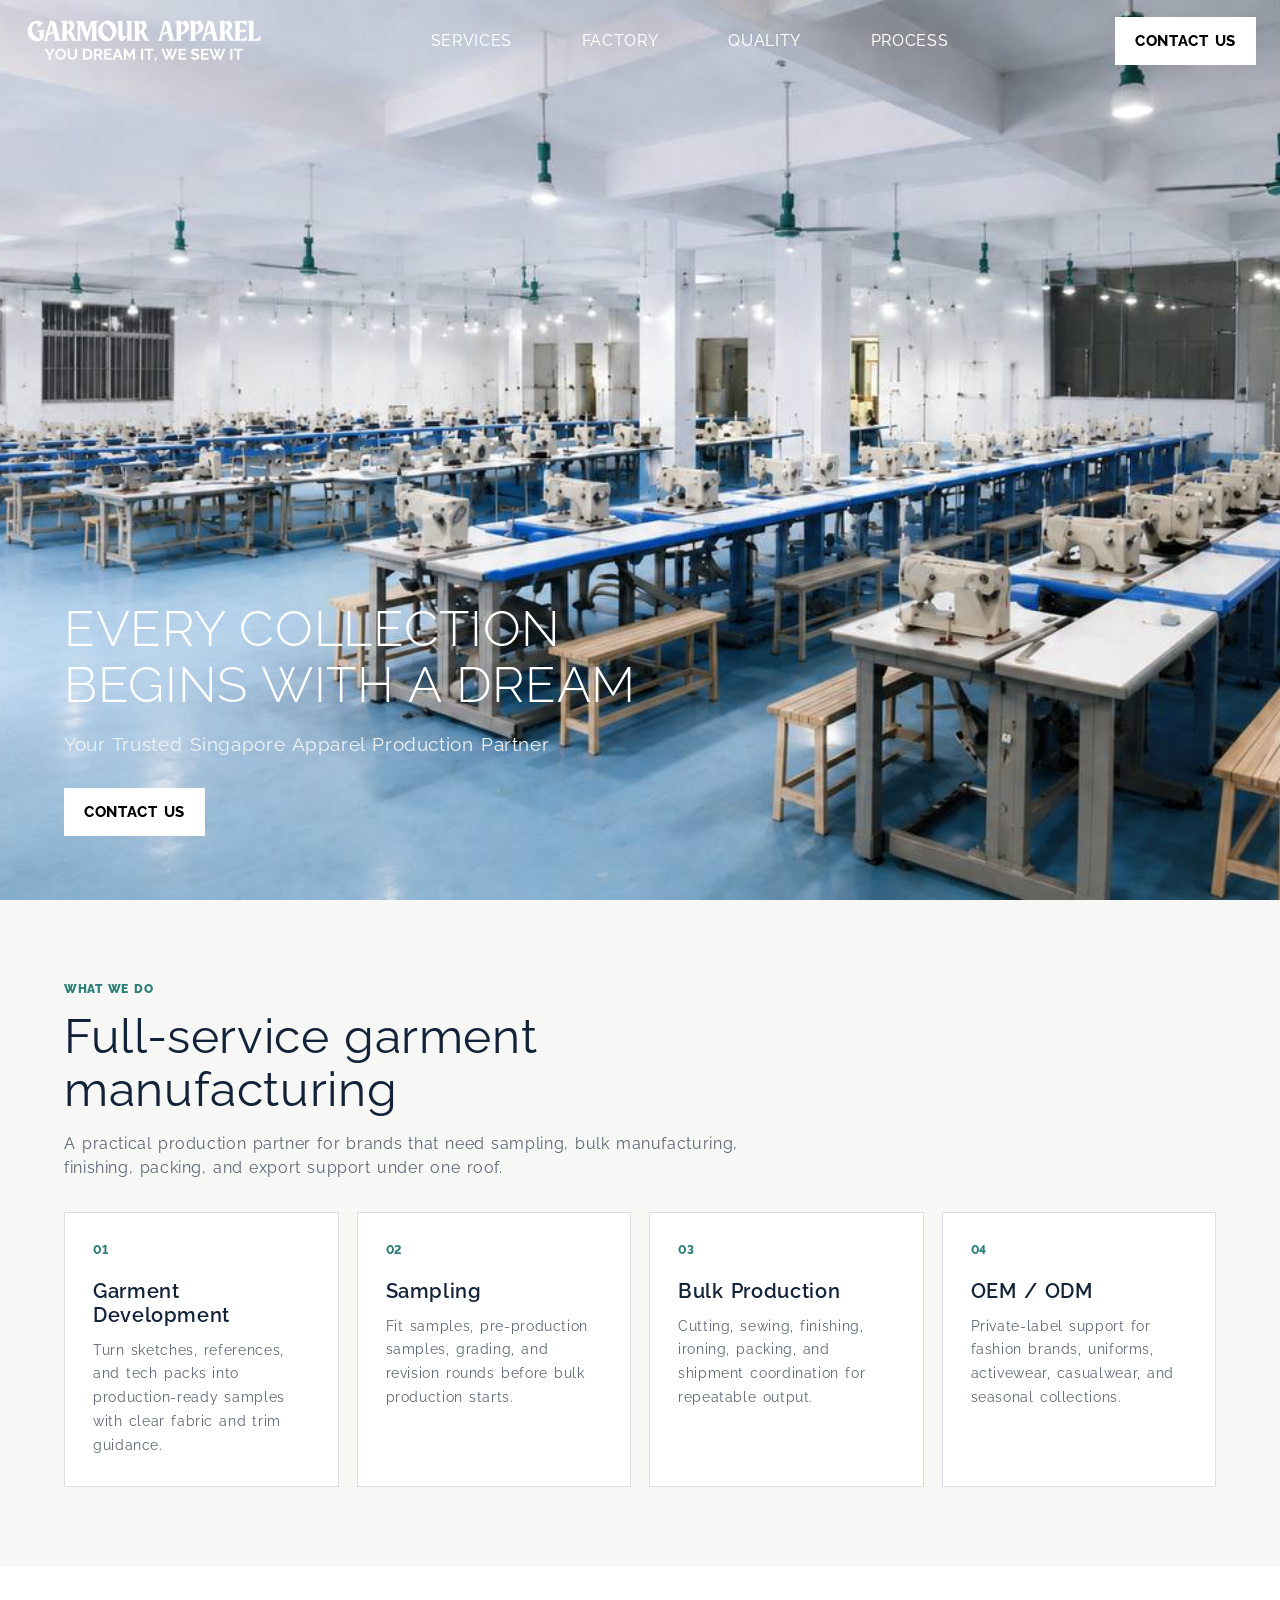
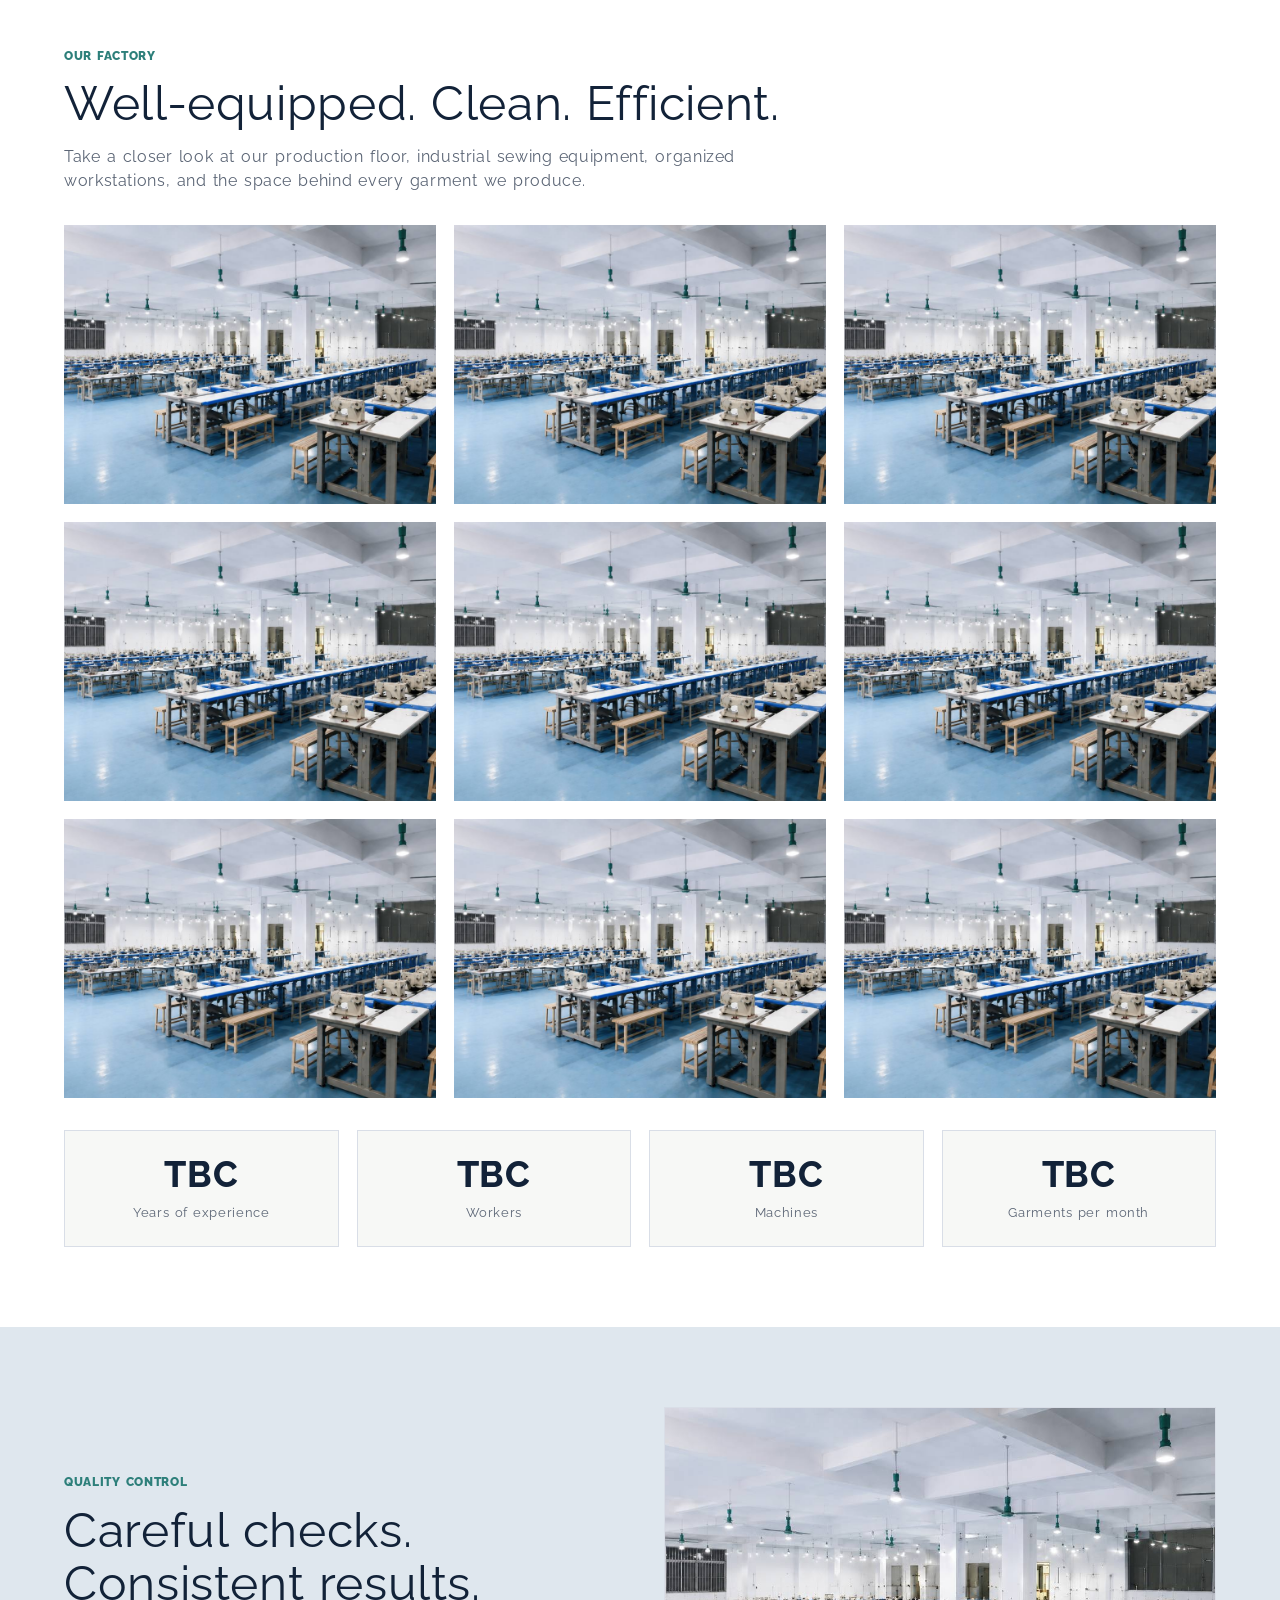
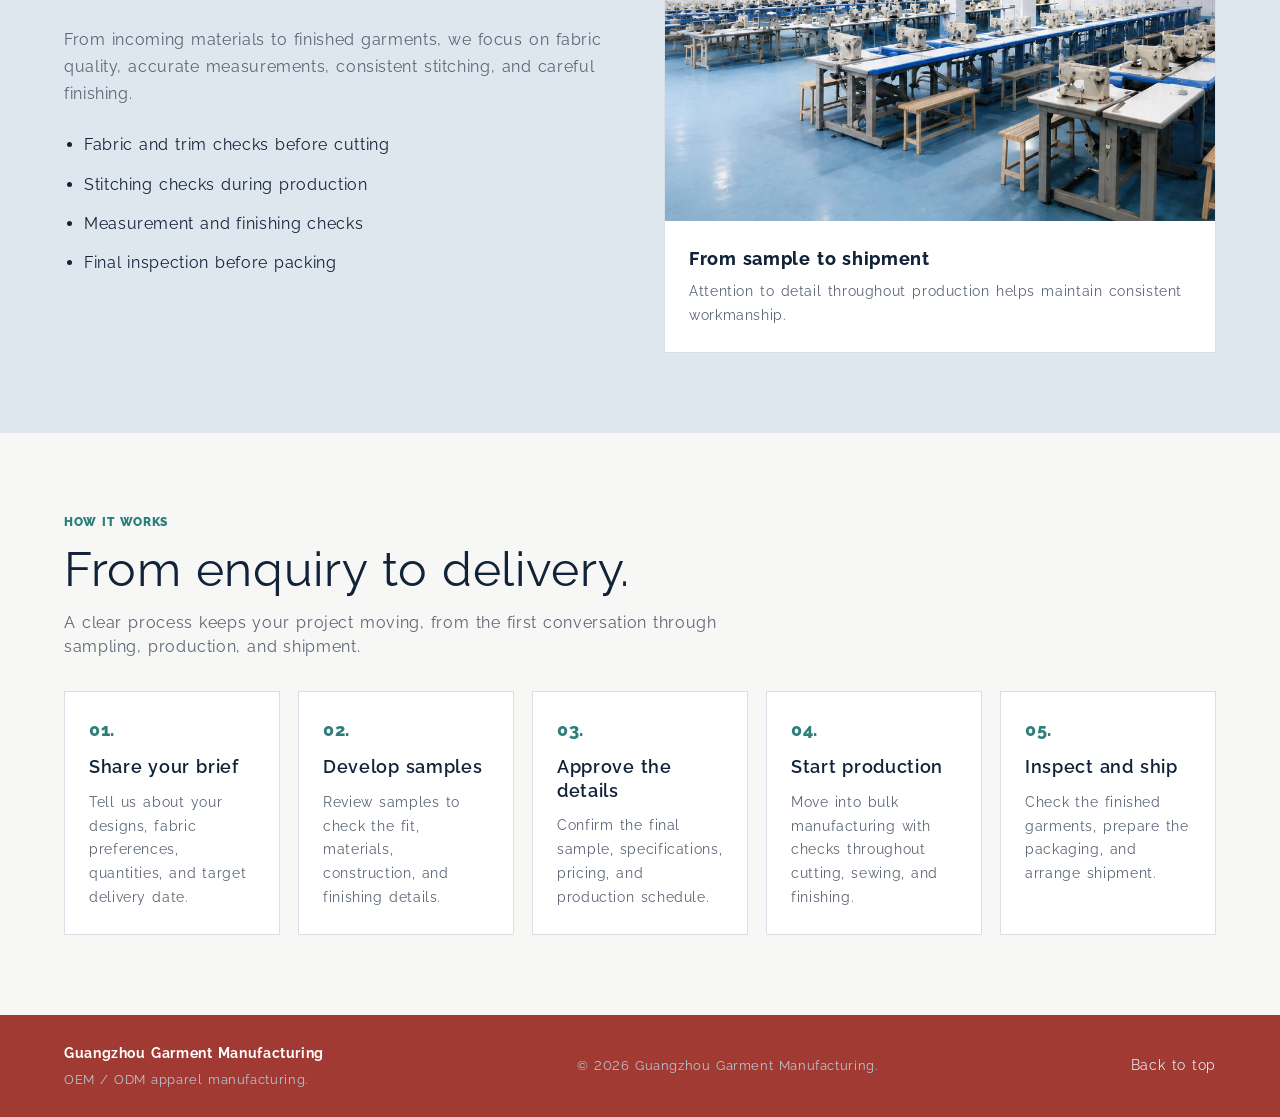
<file: index.html>
<!DOCTYPE html>
<html lang="en">

<head>
  <meta charset="UTF-8">
  <meta name="viewport" content="width=device-width, initial-scale=1.0">
  <title>Garmour Apparel</title>
  <link href="https://fonts.googleapis.com/css2?family=Raleway:ital,wght@0,100..900;1,100..900&display=swap"
    rel="stylesheet">
  <link rel="stylesheet" href="style.css">
</head>

<body id="top">
  <header class="site-header">
    <a class="brand" href="#top">
      <img class="brand-logo" src="FactoryPics/logo.svg" alt="Garmour Apparel">
    </a>

    <nav id="primary-navigation" class="nav-links" aria-label="Primary navigation">
      <a href="#services">SERVICES</a>
      <a href="#factory">FACTORY</a>
      <a href="#quality">QUALITY</a>
      <a href="#process">PROCESS</a>
    </nav>

    <a class="quote-button" href="contact.html">CONTACT US</a>
    <button class="menu-toggle" type="button" aria-label="Open navigation menu" aria-controls="primary-navigation"
      aria-expanded="false">
      <span aria-hidden="true"></span>
      <span aria-hidden="true"></span>
      <span aria-hidden="true"></span>
    </button>
  </header>
  <main>
    <section class="hero" aria-labelledby="hero-title">
      <img class="hero-image" src="FactoryPics/testimage.jpg" alt="Garment factory production floor">

      <div class="hero-content">
        <h1 id="hero-title">
          EVERY COLLECTION BEGINS WITH A DREAM
        </h1>

        <p class="hero-copy">
          Your Trusted Singapore Apparel Production Partner
        </p>

        <a class="primary-action" href="contact.html">
          CONTACT US
        </a>
      </div>
    </section>
    <section id="services" class="section services" aria-label="Services">
      <div class="section-heading">
        <p class="eyebrow">What we do</p>

        <h2>Full-service garment manufacturing</h2>

        <p>
          A practical production partner for brands that need sampling,
          bulk manufacturing, finishing, packing, and export support
          under one roof.
        </p>
      </div>

      <div class="service-grid">
        <article class="service-card">
          <span class="service-number">01</span>
          <h3>Garment Development</h3>
          <p>
            Turn sketches, references, and tech packs into production-ready
            samples with clear fabric and trim guidance.
          </p>
        </article>

        <article class="service-card">
          <span class="service-number">02</span>
          <h3>Sampling</h3>
          <p>
            Fit samples, pre-production samples, grading, and revision
            rounds before bulk production starts.
          </p>
        </article>

        <article class="service-card">
          <span class="service-number">03</span>
          <h3>Bulk Production</h3>
          <p>
            Cutting, sewing, finishing, ironing, packing, and shipment
            coordination for repeatable output.
          </p>
        </article>

        <article class="service-card">
          <span class="service-number">04</span>
          <h3>OEM / ODM</h3>
          <p>
            Private-label support for fashion brands, uniforms, activewear,
            casualwear, and seasonal collections.
          </p>
        </article>
      </div>
    </section>
    <section id="factory" class="section factory" aria-label="Factory gallery">
      <div class="section-heading">
        <p class="eyebrow">Our factory</p>

        <h2>Well-equipped. Clean. Efficient.</h2>

        <p>
          Take a closer look at our production floor, industrial sewing
          equipment, organized workstations, and the space behind
          every garment we produce.
        </p>
      </div>

      <div class="gallery">
        <figure class="gallery-item">
          <img src="FactoryPics/testimage.jpg" alt="Rows of sewing machines in a garment factory" width="1280"
            height="682" loading="lazy">
        </figure>
        <figure class="gallery-item">
          <img src="FactoryPics/testimage.jpg" alt="Rows of sewing machines in a garment factory" width="1280"
            height="682" loading="lazy">
        </figure>
        <figure class="gallery-item">
          <img src="FactoryPics/testimage.jpg" alt="Rows of sewing machines in a garment factory" width="1280"
            height="682" loading="lazy">
        </figure>
        <figure class="gallery-item">
          <img src="FactoryPics/testimage.jpg" alt="Rows of sewing machines in a garment factory" width="1280"
            height="682" loading="lazy">
        </figure>
        <figure class="gallery-item">
          <img src="FactoryPics/testimage.jpg" alt="Rows of sewing machines in a garment factory" width="1280"
            height="682" loading="lazy">
        </figure>
        <figure class="gallery-item">
          <img src="FactoryPics/testimage.jpg" alt="Rows of sewing machines in a garment factory" width="1280"
            height="682" loading="lazy">
        </figure>
        <figure class="gallery-item">
          <img src="FactoryPics/testimage.jpg" alt="Rows of sewing machines in a garment factory" width="1280"
            height="682" loading="lazy">
        </figure>
        <figure class="gallery-item">
          <img src="FactoryPics/testimage.jpg" alt="Rows of sewing machines in a garment factory" width="1280"
            height="682" loading="lazy">
        </figure>
        <figure class="gallery-item">
          <img src="FactoryPics/testimage.jpg" alt="Rows of sewing machines in a garment factory" width="1280"
            height="682" loading="lazy">
        </figure>
      </div>
      <div class="factory-stats">
        <div class="stat-card">
          <strong class="stat-value">TBC</strong>
          <span class="stat-label">Years of experience</span>
        </div>

        <div class="stat-card">
          <strong class="stat-value">TBC</strong>
          <span class="stat-label">Workers</span>
        </div>

        <div class="stat-card">
          <strong class="stat-value">TBC</strong>
          <span class="stat-label">Machines</span>
        </div>

        <div class="stat-card">
          <strong class="stat-value">TBC</strong>
          <span class="stat-label">Garments per month</span>
        </div>
      </div>
    </section>
    <section id="quality" class="section quality" aria-label="Quality control">
      <div class="quality-copy">
        <p class="eyebrow">Quality control</p>

        <h2>Careful checks. Consistent results.</h2>

        <p>
          From incoming materials to finished garments, we focus on
          fabric quality, accurate measurements, consistent stitching,
          and careful finishing.
        </p>

        <ul class="quality-list">
          <li>Fabric and trim checks before cutting</li>
          <li>Stitching checks during production</li>
          <li>Measurement and finishing checks</li>
          <li>Final inspection before packing</li>
        </ul>
      </div>

      <div class="quality-visual">
        <img src="FactoryPics/testimage.jpg" alt="Rows of sewing machines in a garment factory" width="1280"
          height="682" loading="lazy">

        <div class="quality-note">
          <strong>From sample to shipment</strong>
          <p>
            Attention to detail throughout production helps maintain
            consistent workmanship.
          </p>
        </div>
      </div>
    </section>
    <section id="process" class="section process" aria-label="Production process">
      <div class="section-heading">
        <p class="eyebrow">How it works</p>

        <h2>From enquiry to delivery.</h2>

        <p>
          A clear process keeps your project moving, from the first
          conversation through sampling, production, and shipment.
        </p>
      </div>

      <ol class="process-steps">
        <li class="process-step">
          <h3>Share your brief</h3>
          <p>
            Tell us about your designs, fabric preferences, quantities,
            and target delivery date.
          </p>
        </li>

        <li class="process-step">
          <h3>Develop samples</h3>
          <p>
            Review samples to check the fit, materials, construction,
            and finishing details.
          </p>
        </li>

        <li class="process-step">
          <h3>Approve the details</h3>
          <p>
            Confirm the final sample, specifications, pricing,
            and production schedule.
          </p>
        </li>

        <li class="process-step">
          <h3>Start production</h3>
          <p>
            Move into bulk manufacturing with checks throughout
            cutting, sewing, and finishing.
          </p>
        </li>

        <li class="process-step">
          <h3>Inspect and ship</h3>
          <p>
            Check the finished garments, prepare the packaging,
            and arrange shipment.
          </p>
        </li>
      </ol>
    </section>
  </main>

  <footer class="site-footer">
    <div>
      <strong>Guangzhou Garment Manufacturing</strong>
      <p>OEM / ODM apparel manufacturing.</p>
    </div>

    <p>
      &copy; 2026 Guangzhou Garment Manufacturing.
    </p>

    <a href="#top">Back to top</a>
  </footer>
  <script>
    const header = document.querySelector(".site-header");
    const hero = document.querySelector(".hero");

    function updateHeaderBackground() {
      const heroBottom = hero.getBoundingClientRect().bottom;
      const headerHeight = header.offsetHeight;

      const overHero = heroBottom > headerHeight;

      header.classList.toggle("over-hero", overHero);
    }

    window.addEventListener("scroll", updateHeaderBackground, {
      passive: true
    });

    window.addEventListener("resize", updateHeaderBackground);
    window.addEventListener("load", updateHeaderBackground);

    updateHeaderBackground();
    const menuButton = document.querySelector(".menu-toggle");
    const navigation = document.querySelector(".nav-links");

    function setMenuOpen(open) {
      header.classList.toggle("menu-open", open);

      menuButton.setAttribute("aria-expanded", String(open));

      menuButton.setAttribute(
        "aria-label",
        open ? "Close navigation menu" : "Open navigation menu"
      );

      if (open) {
        navigation.querySelector("a").focus();
      }
    }

    menuButton.addEventListener("click", () => {
      const currentlyOpen =
        menuButton.getAttribute("aria-expanded") === "true";

      setMenuOpen(!currentlyOpen);
    });

    navigation.addEventListener("click", (event) => {
      if (event.target.closest("a")) {
        setMenuOpen(false);
      }
    });

    document.addEventListener("keydown", (event) => {
      if (
        event.key === "Escape" &&
        header.classList.contains("menu-open")
      ) {
        setMenuOpen(false);
        menuButton.focus();
      }
    });

    window.matchMedia("(max-width: 1200px)")
      .addEventListener("change", () => {
        setMenuOpen(false);
      });
  </script>
</body>

</html>
</file>
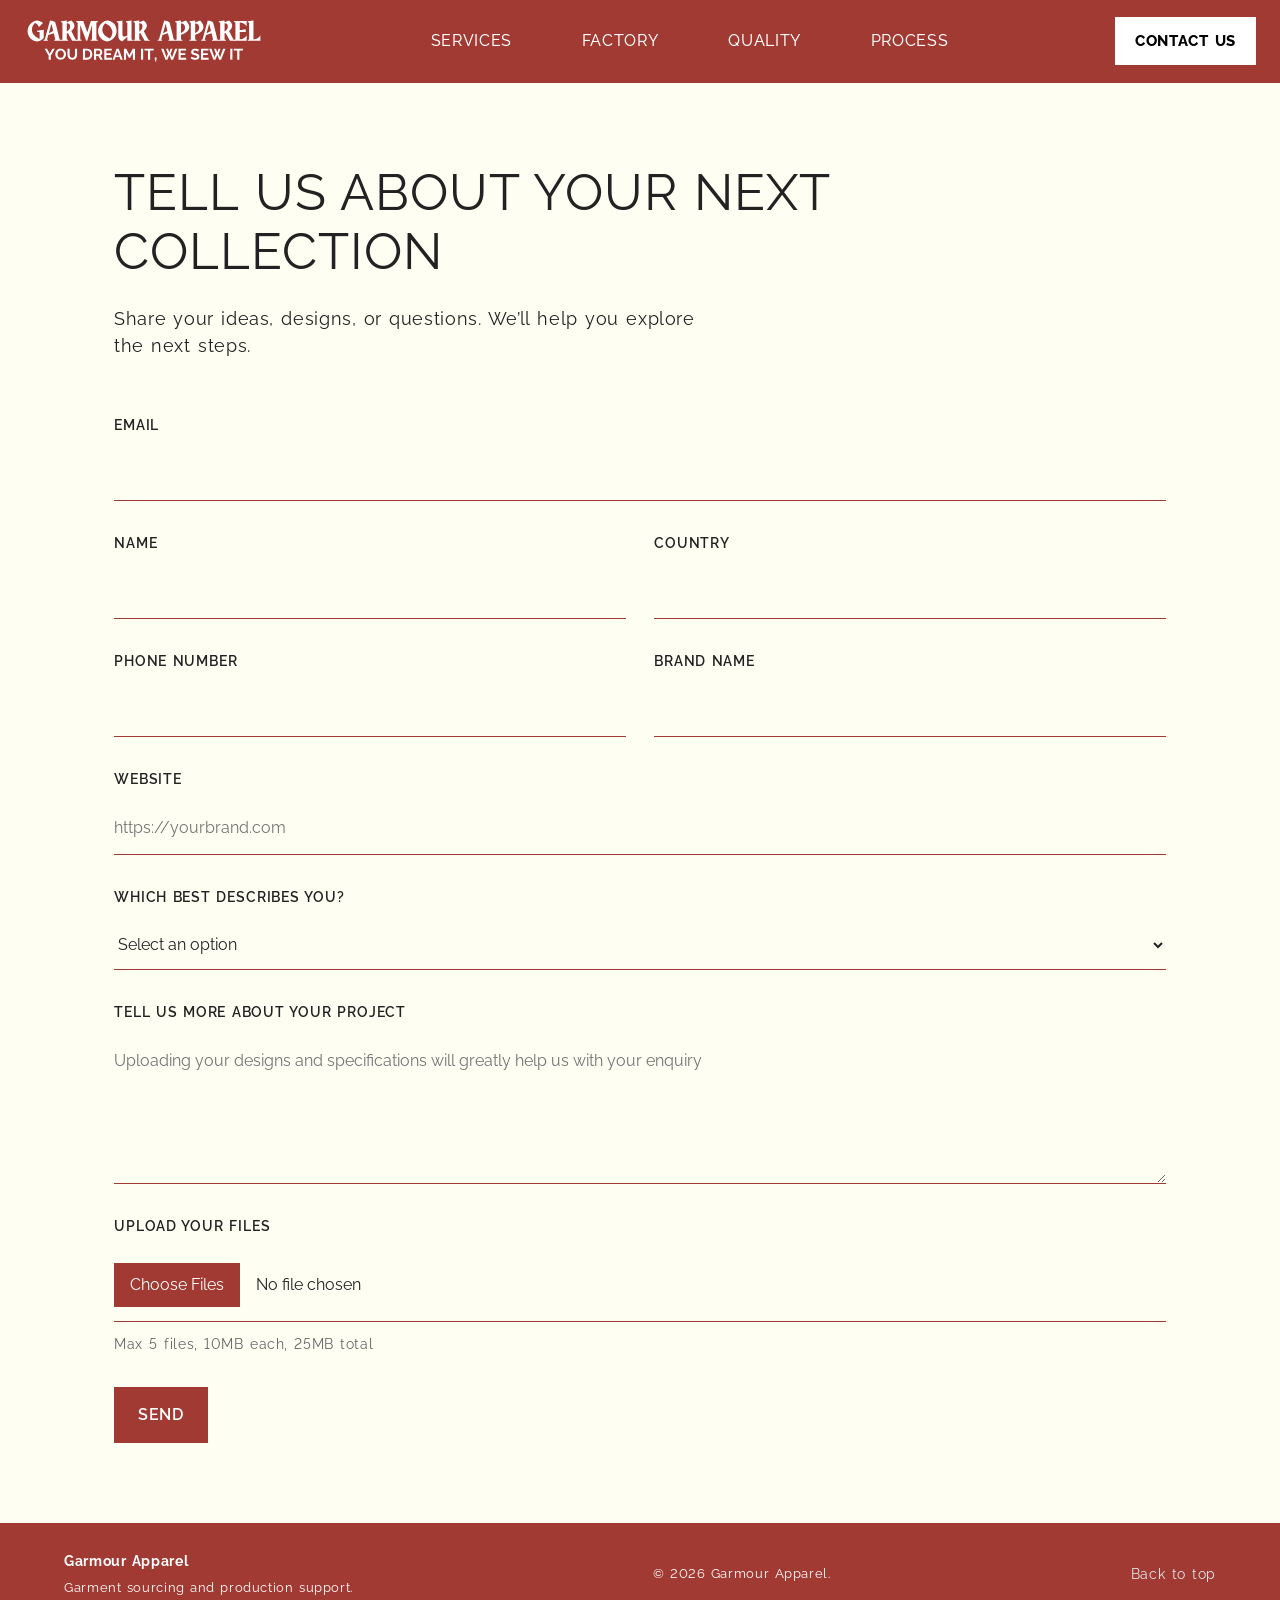
<file: contact.html>
<!DOCTYPE html>
<html lang="en">

<head>
  <meta charset="UTF-8">
  <meta name="viewport" content="width=device-width, initial-scale=1.0">

  <title>Contact Us | Garmour Apparel</title>

  <link href="https://fonts.googleapis.com/css2?family=Raleway:ital,wght@0,100..900;1,100..900&display=swap"
    rel="stylesheet">

  <link rel="stylesheet" href="style.css">
  <link rel="stylesheet" href="contact.css">
</head>

<body class="contact-page" id="top">
  <header class="site-header">
    <a class="brand" href="index.html">
      <img class="brand-logo" src="FactoryPics/logo.svg" alt="Garmour Apparel">
    </a>

    <nav id="primary-navigation" class="nav-links" aria-label="Primary navigation">
      <a href="index.html#services">SERVICES</a>
      <a href="index.html#factory">FACTORY</a>
      <a href="index.html#quality">QUALITY</a>
      <a href="index.html#process">PROCESS</a>
    </nav>

    <a class="quote-button" href="contact.html" aria-current="page">CONTACT US</a>
    <button class="menu-toggle" type="button" aria-label="Open navigation menu" aria-controls="primary-navigation"
      aria-expanded="false">
      <span aria-hidden="true"></span>
      <span aria-hidden="true"></span>
      <span aria-hidden="true"></span>
    </button>
  </header>
  <main class="contact-main">
    <h1>TELL US ABOUT YOUR NEXT COLLECTION</h1>

    <p>
      Share your ideas, designs, or questions.
      We’ll help you explore the next steps.
    </p>
    <form class="enquiry-form">
      <div class="enquiry-field">
        <label for="enquiry-email">Email</label>

        <input type="email" id="enquiry-email" name="email" autocomplete="email" required>
      </div>

      <div class="enquiry-row">
        <div class="enquiry-field">
          <label for="enquiry-name">Name</label>

          <input type="text" id="enquiry-name" name="name" autocomplete="name" required>
        </div>

        <div class="enquiry-field">
          <label for="enquiry-country">Country</label>

          <input type="text" id="enquiry-country" name="country" autocomplete="country-name" required>
        </div>
      </div>
      <div class="enquiry-row">
        <div class="enquiry-field">
          <label for="enquiry-phone">Phone number</label>

          <input type="tel" id="enquiry-phone" name="phone" autocomplete="tel">
        </div>

        <div class="enquiry-field">
          <label for="enquiry-brand">Brand name</label>

          <input type="text" id="enquiry-brand" name="brand_name" autocomplete="organization">
        </div>
      </div>

      <div class="enquiry-field">
        <label for="enquiry-website">Website</label>

        <input type="url" id="enquiry-website" name="website" autocomplete="url" placeholder="https://yourbrand.com">
      </div>

      <div class="enquiry-field">
        <label for="enquiry-type">Which best describes you?</label>

        <select id="enquiry-type" name="enquiry_type">
          <option value="">Select an option</option>

          <option value="ready-to-start">
            I have designs and I'm ready to start right away
          </option>

          <option value="design-assistance">
            I need assistance with design
          </option>

          <option value="general-enquiry">
            I have other enquiries and am exploring options
          </option>
        </select>
      </div>
      <div class="enquiry-field">
        <label for="enquiry-message">Tell us more about your project</label>

        <textarea id="enquiry-message" name="message" rows="5"
          placeholder="Uploading your designs and specifications will greatly help us with your enquiry"></textarea>
      </div>

      <div class="enquiry-field">
        <label for="enquiry-files">Upload your files</label>

        <input type="file" id="enquiry-files" name="attachments[]" multiple
          aria-describedby="enquiry-file-help enquiry-file-error">

        <p class="enquiry-help" id="enquiry-file-help">
          Max 5 files, 10MB each, 25MB total
        </p>
        <p class="enquiry-error" id="enquiry-file-error" role="alert"></p>
      </div>
      <button class="enquiry-submit" type="submit" disabled>
        SEND
      </button>
    </form>
  </main>
  <footer class="site-footer">
    <div>
      <strong>Garmour Apparel</strong>
      <p>Garment sourcing and production support.</p>
    </div>

    <p>&copy; 2026 Garmour Apparel.</p>

    <a href="#top">Back to top</a>
  </footer>
  <script>
    const header = document.querySelector(".site-header");
    const menuButton = document.querySelector(".menu-toggle");
    const navigation = document.querySelector(".nav-links");

    function setMenuOpen(open) {
      header.classList.toggle("menu-open", open);

      menuButton.setAttribute("aria-expanded", String(open));

      menuButton.setAttribute(
        "aria-label",
        open ? "Close navigation menu" : "Open navigation menu"
      );

      if (open) {
        navigation.querySelector("a").focus();
      }
    }

    menuButton.addEventListener("click", () => {
      const currentlyOpen =
        menuButton.getAttribute("aria-expanded") === "true";

      setMenuOpen(!currentlyOpen);
    });

    navigation.addEventListener("click", (event) => {
      if (event.target.closest("a")) {
        setMenuOpen(false);
      }
    });

    document.addEventListener("keydown", (event) => {
      if (
        event.key === "Escape" &&
        header.classList.contains("menu-open")
      ) {
        setMenuOpen(false);
        menuButton.focus();
      }
    });

    window.matchMedia("(max-width: 1200px)")
      .addEventListener("change", () => {
        setMenuOpen(false);
      });

    const fileInput = document.querySelector("#enquiry-files");
    const fileError = document.querySelector("#enquiry-file-error");

    const maxFiles = 5;
    const maxFileSize = 10 * 1000 * 1000;
    const maxTotalSize = 25 * 1000 * 1000;

    fileInput.addEventListener("change", () => {
      const files = Array.from(fileInput.files);

      let message = "";
      let totalSize = 0;

      for (const file of files) {
        totalSize += file.size;
      }

      if (files.length > maxFiles) {
        message = "Please select no more than 5 files.";
      } else if (files.some((file) => file.size > maxFileSize)) {
        message = "Each file must be 10 MB or smaller.";
      } else if (totalSize > maxTotalSize) {
        message = "Your files must total 25 MB or less.";
      }

      fileInput.setCustomValidity(message);
      fileInput.setAttribute("aria-invalid", String(message !== ""));
      fileError.textContent = message;
    });
  </script>
</body>

</html>
</file>
<file: style.css>
* {
  box-sizing: border-box;
}

body {
  margin: 0;
  background: #f7f8f6;
  color: #111827;
  font-family: "Raleway", Arial, sans-serif;
  font-variant-numeric: lining-nums;
  font-weight: 400;
  line-height: 1.5;
  letter-spacing: 0.04em;
  word-spacing: 0.1em;
}

.site-header {
  position: fixed;
  top: 0;
  left: 0;
  width: 100%;
  z-index: 10;
  display: flex;
  justify-content: space-between;
  align-items: center;
  flex-wrap: nowrap;
  gap: 24px;

  padding: 16px 24px;
  background: #a13a33;
  color: #ffffff;
  border-bottom: 1px solid transparent;
}

a {
  color: inherit;
  text-decoration: none;
}

.brand {
  display: block;
  flex-shrink: 0;
}

.brand-logo {
  display: block;
  width: clamp(160px, 24vw, 240px);
  height: auto;
}

.nav-links {
  display: flex;
  align-items: center;
  flex-wrap: nowrap;
  gap: 30px;
}

.nav-links a {
  display: inline-flex;
  white-space: nowrap;
  align-items: center;
  padding: 13px 20px;

  background: transparent;
  color: #ffffff;
  border-radius: 0;

  font-size: 16px;
  font-weight: 450;
}

.nav-links a:hover {
  background: #ffffff;
  color: #000000;
  text-decoration: none;
}

.quote-button {
  display: inline-flex;
  align-items: center;
  justify-content: center;
  flex-shrink: 0;
  white-space: nowrap;
  min-height: 44px;

  padding: 13px 20px;
  background: #ffffff;
  color: black;
  border-radius: 0;
  font-size: 15px;
  font-weight: 750;
}

.hero {
  position: relative;
  min-height: 100svh;
  display: flex;
  align-items: flex-end;
  padding-top: 100px;
  overflow: hidden;
}

.hero-image {
  position: absolute;
  inset: 0;
  display: block;
  width: 100%;
  height: 100%;
  object-fit: cover;
  object-position: center;
}

.hero-content {
  position: relative;
  z-index: 2;
  width: min(100%, 960px);
  padding: clamp(24px, 5vw, 72px);
}

.eyebrow {
  margin: 0;
  margin-bottom: 12px;
  color: #2d7f7a;
  font-size: 12px;
  font-weight: 850;
  text-transform: uppercase;
}

.hero h1 {
  max-width: 20ch;
  margin: 0 0 16px;
  color: #ffffff;
  font-size: clamp(25px, 4vw, 50px);
  font-weight: 300;
  line-height: 1.12;
  text-wrap: balance;
}

.hero-copy {
  margin: 0 0 28px;
  color: #f0f3f4;
  font-size: clamp(16px, 1.5vw, 20px);
  line-height: 1.6;
}

.hero-actions {
  display: flex;
  flex-wrap: wrap;
  gap: 14px;
}

.primary-action,
.secondary-action {
  display: inline-flex;
  align-items: center;
  justify-content: center;
  min-height: 44px;
  padding: 13px 20px;
  border-radius: 0;
  font-size: 15px;
  font-weight: 750;
}

.primary-action {
  background: #ffffff;
  color: black;
}

.secondary-action {
  background: #ffffff;
  color: #122238;
  border: 1px solid #d9dee7;
}

.section {
  padding: 80px clamp(20px, 5vw, 72px);
}

.section-heading {
  max-width: 720px;
  margin-bottom: 32px;
  color: #5b6575;
}

.section h2 {
  margin: 0;
  margin-bottom: 16px;
  color: #122238;
  font-size: clamp(30px, 4vw, 48px);
  font-weight: 400;
  line-height: 1.1;
}

.service-grid {
  display: grid;
  grid-template-columns: 1fr 1fr 1fr 1fr;
  gap: 18px;
}

.service-card {
  padding: 28px;
  background: #ffffff;
  border: 1px solid #d9dee7;
  border-radius: 0;
}

.service-number {
  display: block;
  margin-bottom: 20px;
  color: #2d7f7a;
  font-size: 12px;
  font-weight: 800;
}

.service-card h3 {
  margin: 0;
  margin-bottom: 12px;
  color: #122238;
  font-size: 20px;
  font-weight: 600;
  line-height: 1.2;
}

.service-card p {
  margin: 0;
  color: #5b6575;
  font-size: 14px;
  line-height: 1.7;
}

@media (max-width: 980px) {
  .service-grid {
    grid-template-columns: 1fr 1fr;
  }
}

@media (max-width: 680px) {
  .service-grid {
    grid-template-columns: 1fr;
  }
}

img {
  display: block;
  max-width: 100%;
  height: auto;
}

.factory {
  background: #ffffff;
}

.gallery {
  display: grid;
  grid-template-columns: 1fr 1fr 1fr;
  gap: 18px;
}

.gallery-item {
  margin: 0;
  min-width: 0;
  border-radius: 0;
  overflow: hidden;
  background: #dfe7ee;
}

.gallery-item img {
  width: 100%;
  aspect-ratio: 4 / 3;
  object-fit: cover;
}

@media (max-width: 980px) {
  .gallery {
    grid-template-columns: 1fr 1fr;
  }
}

@media (max-width: 680px) {
  .gallery {
    grid-template-columns: 1fr;
  }
}

.factory-stats {
  display: grid;
  grid-template-columns: 1fr 1fr 1fr 1fr;
  gap: 18px;
  margin-top: 32px;
}

.stat-card {
  padding: 24px 16px;
  background: #f7f8f6;
  border: 1px solid #d9dee7;
  border-radius: 0;
  text-align: center;
}

.stat-value {
  display: block;
  margin-bottom: 8px;
  color: #122238;
  font-size: 36px;
  font-weight: 750;
  line-height: 1.1;
}

.stat-label {
  display: block;
  color: #5b6575;
  font-size: 13px;
}

@media (max-width: 680px) {
  .factory-stats {
    grid-template-columns: 1fr 1fr;
  }
}

.quality {
  display: grid;
  grid-template-columns: 1fr 1fr;
  align-items: center;
  gap: 48px;
  background: #dfe7ee;
}

.quality-copy {
  color: #5b6575;
  line-height: 1.7;
}

.quality-list {
  margin: 24px 0 0;
  padding-left: 20px;
  color: #122238;
}

.quality-list li {
  margin-bottom: 12px;
}

.quality-visual {
  min-width: 0;
  background: #ffffff;
  border: 1px solid #d9dee7;
  border-radius: 0;
  overflow: hidden;
}

.quality-visual img {
  width: 100%;
  aspect-ratio: 4 / 3;
  object-fit: cover;
}

.quality-note {
  padding: 24px;
}

.quality-note strong {
  display: block;
  color: #122238;
  font-size: 18px;
  font-weight: 750;
}

.quality-note p {
  margin: 8px 0 0;
  color: #5b6575;
  font-size: 14px;
  line-height: 1.7;
}

@media (max-width: 980px) {
  .quality {
    grid-template-columns: 1fr;
    gap: 32px;
  }
}

.process-steps {
  display: grid;
  grid-template-columns: 1fr 1fr 1fr 1fr 1fr;
  gap: 18px;
  margin: 0;
  padding: 0;
  list-style-type: decimal-leading-zero;
  list-style-position: inside;
}

.process-step {
  min-width: 0;
  padding: 24px;
  background: #ffffff;
  border: 1px solid #d9dee7;
  border-radius: 0;
}

.process-step::marker {
  color: #2d7f7a;
  font-size: 18px;
  font-weight: 800;
}

.process-step h3 {
  margin: 12px 0;
  color: #122238;
  font-size: 18px;
  font-weight: 600;
  line-height: 1.3;
}

.process-step p {
  margin: 0;
  color: #5b6575;
  font-size: 14px;
  line-height: 1.7;
}

@media (max-width: 980px) {
  .process-steps {
    grid-template-columns: 1fr 1fr;
  }
}

@media (max-width: 680px) {
  .process-steps {
    grid-template-columns: 1fr;
  }
}

.contact {
  display: grid;
  grid-template-columns: 1fr 1fr;
  align-items: start;
  gap: 48px;
  background: #122238;
  color: #dfe7ee;
}

.contact h2 {
  color: #ffffff;
}

.contact .eyebrow {
  color: #b4dbd3;
}

.contact-details {
  margin-top: 32px;
  overflow-wrap: anywhere;
}

.quote-form {
  display: grid;
  gap: 16px;
  min-width: 0;
  padding: 28px;
  background: #ffffff;
  color: #122238;
  border-radius: 0;
}

.quote-form h3 {
  margin: 0;
  font-size: 24px;
  line-height: 1.3;
}

.form-note {
  margin: 0;
  color: #5b6575;
  font-size: 13px;
  line-height: 1.6;
}

.form-field {
  display: grid;
  gap: 8px;
  min-width: 0;
}

.form-field label {
  font-size: 14px;
  font-weight: 650;
}

.form-field input,
.form-field textarea {
  width: 100%;
  min-width: 0;
  padding: 12px 14px;
  border: 1px solid #8c99ad;
  border-radius: 0;
  background: #f7f8f6;
  color: inherit;
  font: inherit;
}

.form-field textarea {
  resize: vertical;
}

.form-field input:focus,
.form-field textarea:focus {
  outline: 2px solid #2d7f7a;
  outline-offset: 2px;
}

.quote-submit {
  min-height: 48px;
  padding: 12px 20px;
  border: 0;
  border-radius: 0;
  background: #122238;
  color: #ffffff;
  font: inherit;
  font-weight: 750;
  cursor: pointer;
}

.quote-submit:disabled {
  background: #d9dee7;
  color: #5b6575;
  cursor: not-allowed;
}

@media (max-width: 980px) {
  .contact {
    grid-template-columns: 1fr;
    gap: 32px;
  }
}

.site-footer {
  display: flex;
  align-items: center;
  justify-content: space-between;
  flex-wrap: wrap;
  gap: 24px;

  padding: 28px clamp(20px, 5vw, 72px);
  background: #a13a33;
  color: #dfe7ee;
  font-size: 14px;
}

.site-footer strong {
  display: block;
  margin-bottom: 6px;
  color: #ffffff;
}

.site-footer p {
  margin: 0;
  color: #b9c4d1;
  font-size: 13px;
}

.site-footer a:hover,
.site-footer a:focus-visible {
  text-decoration: underline;
}

html {
  scroll-behavior: smooth;
}

@media (prefers-reduced-motion: reduce) {
  html {
    scroll-behavior: auto;
  }
}

.site-header.over-hero {
  background: transparent;
  border-bottom-color: transparent;
}

html {
  scroll-padding-top: 100px;
}

.menu-toggle {
  display: none;
  flex-shrink: 0;
  width: 44px;
  height: 44px;
  padding: 10px;
  border: 0;
  background: transparent;
  color: #ffffff;
  cursor: pointer;
}

.menu-toggle span {
  display: block;
  width: 24px;
  height: 2px;
  border-radius: 0;
  background: currentColor;
}

@media (max-width: 1200px) {
  .site-header {
    padding: 12px 16px;
    gap: 12px;
  }

  .menu-toggle {
    display: flex;
    flex-direction: column;
    justify-content: center;
    align-items: center;
    gap: 5px;
  }

  .site-header .quote-button {
    margin-left: auto;
  }

  .nav-links {
    display: none;
    position: absolute;
    top: 100%;
    left: 0;
    right: 0;

    flex-direction: column;
    align-items: stretch;
    gap: 0;
    padding: 8px 16px;

    background: #a13a33;
    border-bottom: 1px solid transparent;
  }

  .site-header.menu-open .nav-links {
    display: flex;
  }

  .nav-links a {
    display: flex;
    align-items: center;
    min-height: 44px;
    padding: 10px 8px;
  }
}

@media (max-width: 480px) {
  .site-header {
    padding: 12px;
    gap: 8px;
  }

  .brand-logo {
    width: clamp(128px, 32vw, 150px);
  }

  .quote-button {
    padding: 12px 10px;
    font-size: 12px;
  }
}
</file>
<file: contact.css>
.contact-page {
  background: #fffef3;
  color: #222222;
}

.contact-main {
  max-width: 1100px;
  margin: 0 auto;
  padding: 80px 24px;
}

.contact-main h1 {
  margin: 0 0 24px;
  font-size: clamp(32px, 4vw, 52px);
  font-weight: 400;
  line-height: 1.15;
  letter-spacing: 0.02em;
}

.contact-main p {
  max-width: 55ch;
  margin: 0;
  font-size: 18px;
}

.contact-page .site-header {
  position: sticky;
}

.enquiry-form {
  display: grid;
  gap: 32px;
  margin-top: 56px;
}

.enquiry-row {
  display: grid;
  grid-template-columns: repeat(2, minmax(0, 1fr));
  gap: 28px;
}

.enquiry-field {
  display: flex;
  flex-direction: column;
  gap: 12px;
  min-width: 0;
}

.enquiry-field label {
  font-size: 14px;
  font-weight: 600;
  letter-spacing: 0.06em;
  text-transform: uppercase;
}

.enquiry-field input,
.enquiry-field select,
.enquiry-field textarea {
  width: 100%;
  min-width: 0;
  padding: 14px 0;

  border: 0;
  border-bottom: 1px solid #a13a33;
  border-radius: 0;

  background: transparent;
  color: inherit;
  font: inherit;
}

@media (max-width: 600px) {
  .enquiry-row {
    grid-template-columns: 1fr;
  }
}

.enquiry-field textarea {
  resize: vertical;
}

.enquiry-field textarea::placeholder {
  color: #737373;
  opacity: 1;
}

.enquiry-field .enquiry-help {
  margin: 0;
  font-size: 14px;
  color: #666666;
}

.enquiry-field input[type="file"]::file-selector-button {
  margin-right: 16px;
  padding: 10px 16px;

  border: 0;
  border-radius: 0;
  background: #a13a33;
  color: #ffffff;

  font: inherit;
  cursor: pointer;
}

.enquiry-field input:focus,
.enquiry-field select:focus,
.enquiry-field textarea:focus {
  outline: none;
  border-bottom-width: 3px;
  padding-bottom: 12px;
}

.enquiry-field .enquiry-error {
  margin: 0;
  font-size: 14px;
  color: #a13a33;
}

.enquiry-error:empty {
  display: none;
}

.enquiry-submit {
  width: fit-content;
  justify-self: start;
  min-height: 52px;
  padding: 16px 24px;

  border: 0;
  border-radius: 0;
  background: #a13a33;
  color: #ffffff;

  font: inherit;
  font-weight: 600;
  letter-spacing: 0.04em;
  text-transform: uppercase;
}

.enquiry-submit:disabled {
  opacity: 1;
  cursor: not-allowed;
}

.contact-page .site-footer p {
  color: #ffffff;
}
</file>
